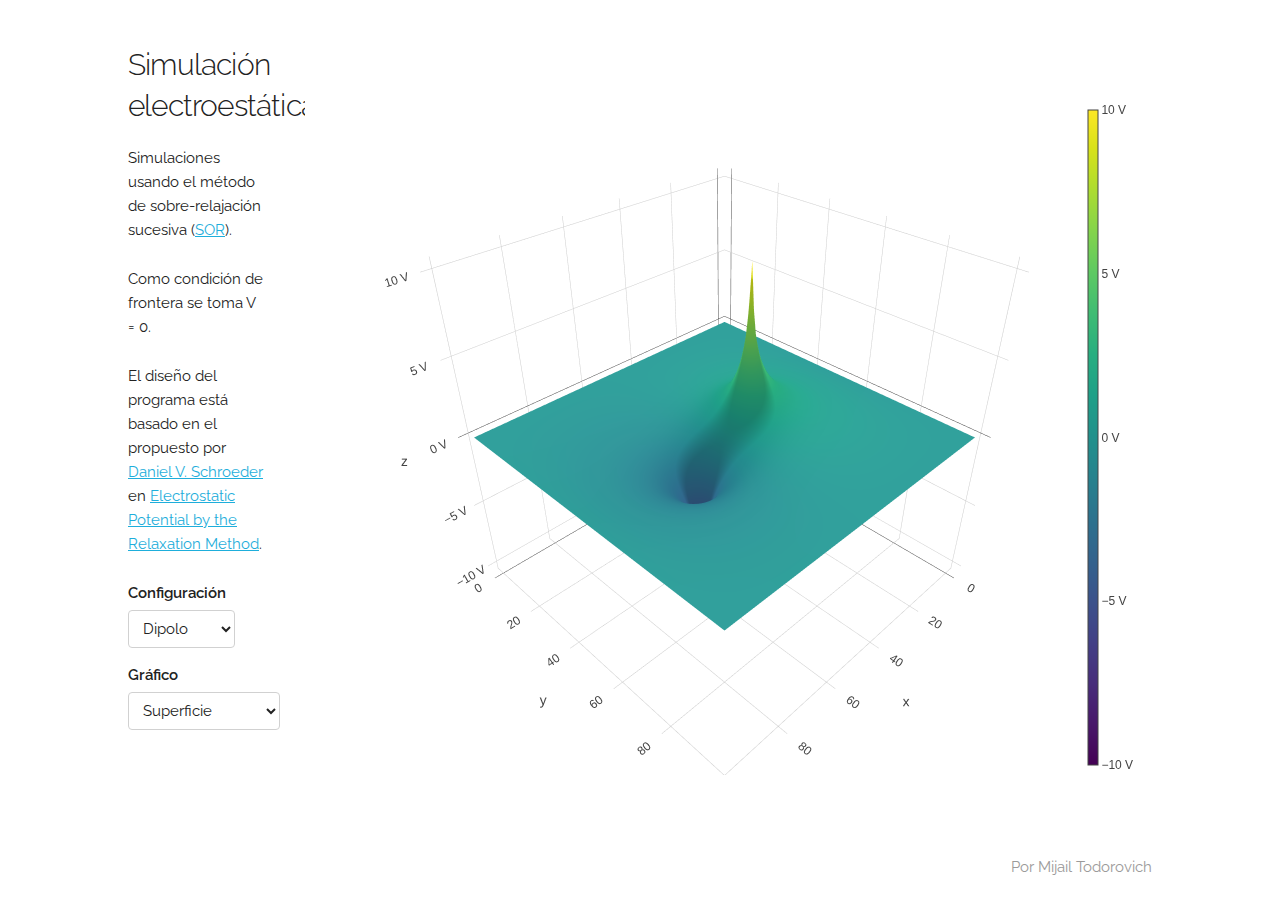
<file: index.html>
<!DOCTYPE html>
<html lang="en">
<head>

  <!-- Basic Page Needs
  –––––––––––––––––––––––––––––––––––––––––––––––––– -->
  <meta charset="utf-8">
  <title>Electrostatics prototype</title>
  <meta name="author" content="Mijail Todorovich">

  <!-- Mobile Specific Metas
  –––––––––––––––––––––––––––––––––––––––––––––––––– -->
  <meta name="viewport" content="width=device-width, initial-scale=1">

  <!-- FONT
  –––––––––––––––––––––––––––––––––––––––––––––––––– -->
  <link href="//fonts.googleapis.com/css?family=Raleway:400,300,600" rel="stylesheet" type="text/css">

  <!-- CSS
  –––––––––––––––––––––––––––––––––––––––––––––––––– -->
  <link rel="stylesheet" href="css/normalize.css">
  <link rel="stylesheet" href="css/skeleton.css">
  <link rel="stylesheet" href="css/main.css">

  <!-- Favicon
  –––––––––––––––––––––––––––––––––––––––––––––––––– -->
  <link rel="icon" type="image/png" href="images/favicon.png">

</head>
<body>

  <script src="https://cdn.plot.ly/plotly-latest.min.js" charset="utf-8"></script>
  <script type="text/javascript" src="code/CArray.js"></script>
  <script type="text/javascript" src="code/main.js"></script>
  <script type="text/javascript" src="code/electrostatics_wasm.js"></script>
  <script type="text/javascript" src="code/electrostatics_bridge.js"></script>

  <!-- Primary Page Layout
  –––––––––––––––––––––––––––––––––––––––––––––––––– -->
  <div class="container">
    <div class="row" id="mainRow">
      <div class="two columns" id="description">
        <h4>Simulación electroestática</h4>
        <p> Simulaciones usando el método de sobre-relajación sucesiva (<a href="https://en.wikipedia.org/wiki/Successive_over-relaxation">SOR</a>). </p>
        <p> Como condición de frontera se toma V = 0. </p>
        <p> El diseño del programa está basado en el propuesto por <a href="https://physics.weber.edu/schroeder/javacourse/">Daniel V. Schroeder</a>
            en <a href="https://physics.weber.edu/schroeder/javacourse/relaxation.pdf">Electrostatic Potential by the Relaxation Method</a>. </p>
        <form action="#">
          <label for="scenarios"> Configuración </label>
          <select id="scenarios" name="scenarios">
            <option value="dipole">Dipolo</option>
            <option value="capacitor">Capacitor</option>
          </select>
          <label for="plot_type">Gráfico</label>
          <select name="plot_type" id="plot_type">
            <option value="surface">Superficie</option>
            <option value="contour">Equipotenciales</option>
          </select>
        </form>
      </div>
      <div class="ten columns" id="plotPane"></div>
      <div class="twelve columns" id="footer">
        <span class="u-pull-right">Por Mijail Todorovich</span>
      </div>
    </div>
  </div>

<!-- End Document
  –––––––––––––––––––––––––––––––––––––––––––––––––– -->
</body>
</html>
</file>
<file: css/skeleton.css>
/*
* Skeleton V2.0.4
* Copyright 2014, Dave Gamache
* www.getskeleton.com
* Free to use under the MIT license.
* http://www.opensource.org/licenses/mit-license.php
* 12/29/2014
*/


/* Table of contents
––––––––––––––––––––––––––––––––––––––––––––––––––
- Grid
- Base Styles
- Typography
- Links
- Buttons
- Forms
- Lists
- Code
- Tables
- Spacing
- Utilities
- Clearing
- Media Queries
*/


/* Grid
–––––––––––––––––––––––––––––––––––––––––––––––––– */
.container {
  position: relative;
  width: 100%;
  max-width: 960px;
  margin: 0 auto;
  padding: 0 20px;
  box-sizing: border-box; }
.column,
.columns {
  width: 100%;
  float: left;
  box-sizing: border-box; }

/* For devices larger than 400px */
@media (min-width: 400px) {
  .container {
    width: 85%;
    padding: 0; }
}

/* For devices larger than 550px */
@media (min-width: 550px) {
  .container {
    width: 80%; }
  .column,
  .columns {
    margin-left: 4%; }
  .column:first-child,
  .columns:first-child {
    margin-left: 0; }

  .one.column,
  .one.columns                    { width: 4.66666666667%; }
  .two.columns                    { width: 13.3333333333%; }
  .three.columns                  { width: 22%;            }
  .four.columns                   { width: 30.6666666667%; }
  .five.columns                   { width: 39.3333333333%; }
  .six.columns                    { width: 48%;            }
  .seven.columns                  { width: 56.6666666667%; }
  .eight.columns                  { width: 65.3333333333%; }
  .nine.columns                   { width: 74.0%;          }
  .ten.columns                    { width: 82.6666666667%; }
  .eleven.columns                 { width: 91.3333333333%; }
  .twelve.columns                 { width: 100%; margin-left: 0; }

  .one-third.column               { width: 30.6666666667%; }
  .two-thirds.column              { width: 65.3333333333%; }

  .one-half.column                { width: 48%; }

  /* Offsets */
  .offset-by-one.column,
  .offset-by-one.columns          { margin-left: 8.66666666667%; }
  .offset-by-two.column,
  .offset-by-two.columns          { margin-left: 17.3333333333%; }
  .offset-by-three.column,
  .offset-by-three.columns        { margin-left: 26%;            }
  .offset-by-four.column,
  .offset-by-four.columns         { margin-left: 34.6666666667%; }
  .offset-by-five.column,
  .offset-by-five.columns         { margin-left: 43.3333333333%; }
  .offset-by-six.column,
  .offset-by-six.columns          { margin-left: 52%;            }
  .offset-by-seven.column,
  .offset-by-seven.columns        { margin-left: 60.6666666667%; }
  .offset-by-eight.column,
  .offset-by-eight.columns        { margin-left: 69.3333333333%; }
  .offset-by-nine.column,
  .offset-by-nine.columns         { margin-left: 78.0%;          }
  .offset-by-ten.column,
  .offset-by-ten.columns          { margin-left: 86.6666666667%; }
  .offset-by-eleven.column,
  .offset-by-eleven.columns       { margin-left: 95.3333333333%; }

  .offset-by-one-third.column,
  .offset-by-one-third.columns    { margin-left: 34.6666666667%; }
  .offset-by-two-thirds.column,
  .offset-by-two-thirds.columns   { margin-left: 69.3333333333%; }

  .offset-by-one-half.column,
  .offset-by-one-half.columns     { margin-left: 52%; }

}


/* Base Styles
–––––––––––––––––––––––––––––––––––––––––––––––––– */
/* NOTE
html is set to 62.5% so that all the REM measurements throughout Skeleton
are based on 10px sizing. So basically 1.5rem = 15px :) */
html {
  font-size: 62.5%; }
body {
  font-size: 1.5em; /* currently ems cause chrome bug misinterpreting rems on body element */
  line-height: 1.6;
  font-weight: 400;
  font-family: "Raleway", "HelveticaNeue", "Helvetica Neue", Helvetica, Arial, sans-serif;
  color: #222; }


/* Typography
–––––––––––––––––––––––––––––––––––––––––––––––––– */
h1, h2, h3, h4, h5, h6 {
  margin-top: 0;
  margin-bottom: 2rem;
  font-weight: 300; }
h1 { font-size: 4.0rem; line-height: 1.2;  letter-spacing: -.1rem;}
h2 { font-size: 3.6rem; line-height: 1.25; letter-spacing: -.1rem; }
h3 { font-size: 3.0rem; line-height: 1.3;  letter-spacing: -.1rem; }
h4 { font-size: 2.4rem; line-height: 1.35; letter-spacing: -.08rem; }
h5 { font-size: 1.8rem; line-height: 1.5;  letter-spacing: -.05rem; }
h6 { font-size: 1.5rem; line-height: 1.6;  letter-spacing: 0; }

/* Larger than phablet */
@media (min-width: 550px) {
  h1 { font-size: 5.0rem; }
  h2 { font-size: 4.2rem; }
  h3 { font-size: 3.6rem; }
  h4 { font-size: 3.0rem; }
  h5 { font-size: 2.4rem; }
  h6 { font-size: 1.5rem; }
}

p {
  margin-top: 0; }


/* Links
–––––––––––––––––––––––––––––––––––––––––––––––––– */
a {
  color: #1EAEDB; }
a:hover {
  color: #0FA0CE; }


/* Buttons
–––––––––––––––––––––––––––––––––––––––––––––––––– */
.button,
button,
input[type="submit"],
input[type="reset"],
input[type="button"] {
  display: inline-block;
  height: 38px;
  padding: 0 30px;
  color: #555;
  text-align: center;
  font-size: 11px;
  font-weight: 600;
  line-height: 38px;
  letter-spacing: .1rem;
  text-transform: uppercase;
  text-decoration: none;
  white-space: nowrap;
  background-color: transparent;
  border-radius: 4px;
  border: 1px solid #bbb;
  cursor: pointer;
  box-sizing: border-box; }
.button:hover,
button:hover,
input[type="submit"]:hover,
input[type="reset"]:hover,
input[type="button"]:hover,
.button:focus,
button:focus,
input[type="submit"]:focus,
input[type="reset"]:focus,
input[type="button"]:focus {
  color: #333;
  border-color: #888;
  outline: 0; }
.button.button-primary,
button.button-primary,
input[type="submit"].button-primary,
input[type="reset"].button-primary,
input[type="button"].button-primary {
  color: #FFF;
  background-color: #33C3F0;
  border-color: #33C3F0; }
.button.button-primary:hover,
button.button-primary:hover,
input[type="submit"].button-primary:hover,
input[type="reset"].button-primary:hover,
input[type="button"].button-primary:hover,
.button.button-primary:focus,
button.button-primary:focus,
input[type="submit"].button-primary:focus,
input[type="reset"].button-primary:focus,
input[type="button"].button-primary:focus {
  color: #FFF;
  background-color: #1EAEDB;
  border-color: #1EAEDB; }


/* Forms
–––––––––––––––––––––––––––––––––––––––––––––––––– */
input[type="email"],
input[type="number"],
input[type="search"],
input[type="text"],
input[type="tel"],
input[type="url"],
input[type="password"],
textarea,
select {
  height: 38px;
  padding: 6px 10px; /* The 6px vertically centers text on FF, ignored by Webkit */
  background-color: #fff;
  border: 1px solid #D1D1D1;
  border-radius: 4px;
  box-shadow: none;
  box-sizing: border-box; }
/* Removes awkward default styles on some inputs for iOS */
input[type="email"],
input[type="number"],
input[type="search"],
input[type="text"],
input[type="tel"],
input[type="url"],
input[type="password"],
textarea {
  -webkit-appearance: none;
     -moz-appearance: none;
          appearance: none; }
textarea {
  min-height: 65px;
  padding-top: 6px;
  padding-bottom: 6px; }
input[type="email"]:focus,
input[type="number"]:focus,
input[type="search"]:focus,
input[type="text"]:focus,
input[type="tel"]:focus,
input[type="url"]:focus,
input[type="password"]:focus,
textarea:focus,
select:focus {
  border: 1px solid #33C3F0;
  outline: 0; }
label,
legend {
  display: block;
  margin-bottom: .5rem;
  font-weight: 600; }
fieldset {
  padding: 0;
  border-width: 0; }
input[type="checkbox"],
input[type="radio"] {
  display: inline; }
label > .label-body {
  display: inline-block;
  margin-left: .5rem;
  font-weight: normal; }


/* Lists
–––––––––––––––––––––––––––––––––––––––––––––––––– */
ul {
  list-style: circle inside; }
ol {
  list-style: decimal inside; }
ol, ul {
  padding-left: 0;
  margin-top: 0; }
ul ul,
ul ol,
ol ol,
ol ul {
  margin: 1.5rem 0 1.5rem 3rem;
  font-size: 90%; }
li {
  margin-bottom: 1rem; }


/* Code
–––––––––––––––––––––––––––––––––––––––––––––––––– */
code {
  padding: .2rem .5rem;
  margin: 0 .2rem;
  font-size: 90%;
  white-space: nowrap;
  background: #F1F1F1;
  border: 1px solid #E1E1E1;
  border-radius: 4px; }
pre > code {
  display: block;
  padding: 1rem 1.5rem;
  white-space: pre; }


/* Tables
–––––––––––––––––––––––––––––––––––––––––––––––––– */
th,
td {
  padding: 12px 15px;
  text-align: left;
  border-bottom: 1px solid #E1E1E1; }
th:first-child,
td:first-child {
  padding-left: 0; }
th:last-child,
td:last-child {
  padding-right: 0; }


/* Spacing
–––––––––––––––––––––––––––––––––––––––––––––––––– */
button,
.button {
  margin-bottom: 1rem; }
input,
textarea,
select,
fieldset {
  margin-bottom: 1.5rem; }
pre,
blockquote,
dl,
figure,
table,
p,
ul,
ol,
form {
  margin-bottom: 2.5rem; }


/* Utilities
–––––––––––––––––––––––––––––––––––––––––––––––––– */
.u-full-width {
  width: 100%;
  box-sizing: border-box; }
.u-max-full-width {
  max-width: 100%;
  box-sizing: border-box; }
.u-pull-right {
  float: right; }
.u-pull-left {
  float: left; }


/* Misc
–––––––––––––––––––––––––––––––––––––––––––––––––– */
hr {
  margin-top: 3rem;
  margin-bottom: 3.5rem;
  border-width: 0;
  border-top: 1px solid #E1E1E1; }


/* Clearing
–––––––––––––––––––––––––––––––––––––––––––––––––– */

/* Self Clearing Goodness */
.container:after,
.row:after,
.u-cf {
  content: "";
  display: table;
  clear: both; }


/* Media Queries
–––––––––––––––––––––––––––––––––––––––––––––––––– */
/*
Note: The best way to structure the use of media queries is to create the queries
near the relevant code. For example, if you wanted to change the styles for buttons
on small devices, paste the mobile query code up in the buttons section and style it
there.
*/


/* Larger than mobile */
@media (min-width: 400px) {}

/* Larger than phablet (also point when grid becomes active) */
@media (min-width: 550px) {}

/* Larger than tablet */
@media (min-width: 750px) {}

/* Larger than desktop */
@media (min-width: 1000px) {}

/* Larger than Desktop HD */
@media (min-width: 1200px) {}
</file>
<file: css/main.css>
html {
  height: 100%;
}

body {
  height: 100%;
}
.container {
  max-width: 100%;
  height: 100%
}

#plotPane {
  height: 100%;
}

#mainRow {
  height: 95%;
}

#description {
  margin-top: 3em;
}

#footer {
  height: 5%;
  color: #9b9a9a;
}
</file>
